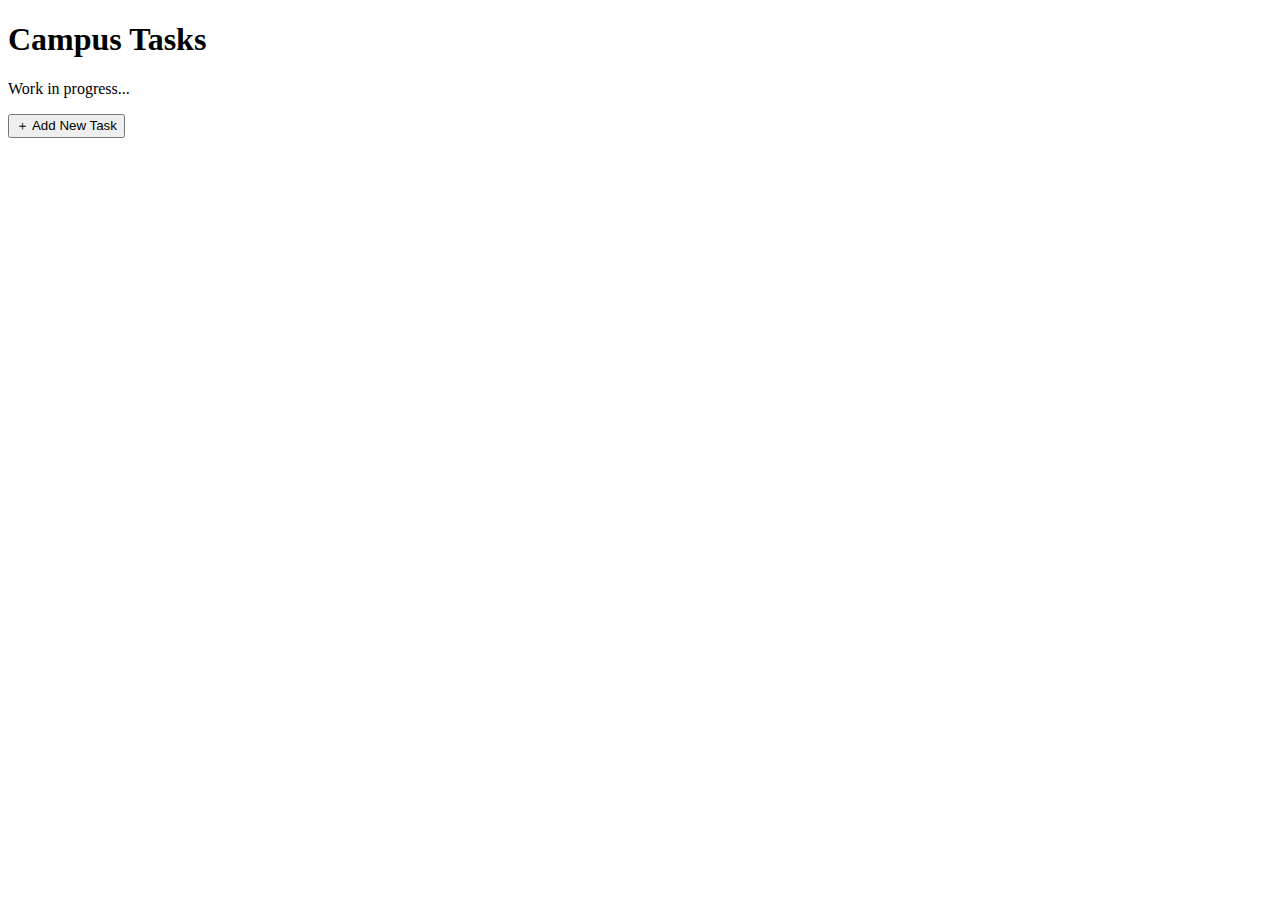
<file: index.html>
<!DOCTYPE html>
<html lang="en">
<head>
  <meta charset="utf-8" />
  <title>Campus Tasks (WIP)</title>
  <link rel="stylesheet" href="style.css" />
</head>
<body>
  <div class="container">
    <h1>Campus Tasks</h1>
    <p class="subtitle">Work in progress...</p>

    <div id="classFilters" class="filters"></div>
    <button id="addTaskBtn" class="add-task-btn">＋ Add New Task</button>
    <div id="taskList"></div>
  </div>
</body>
</html>
</file>
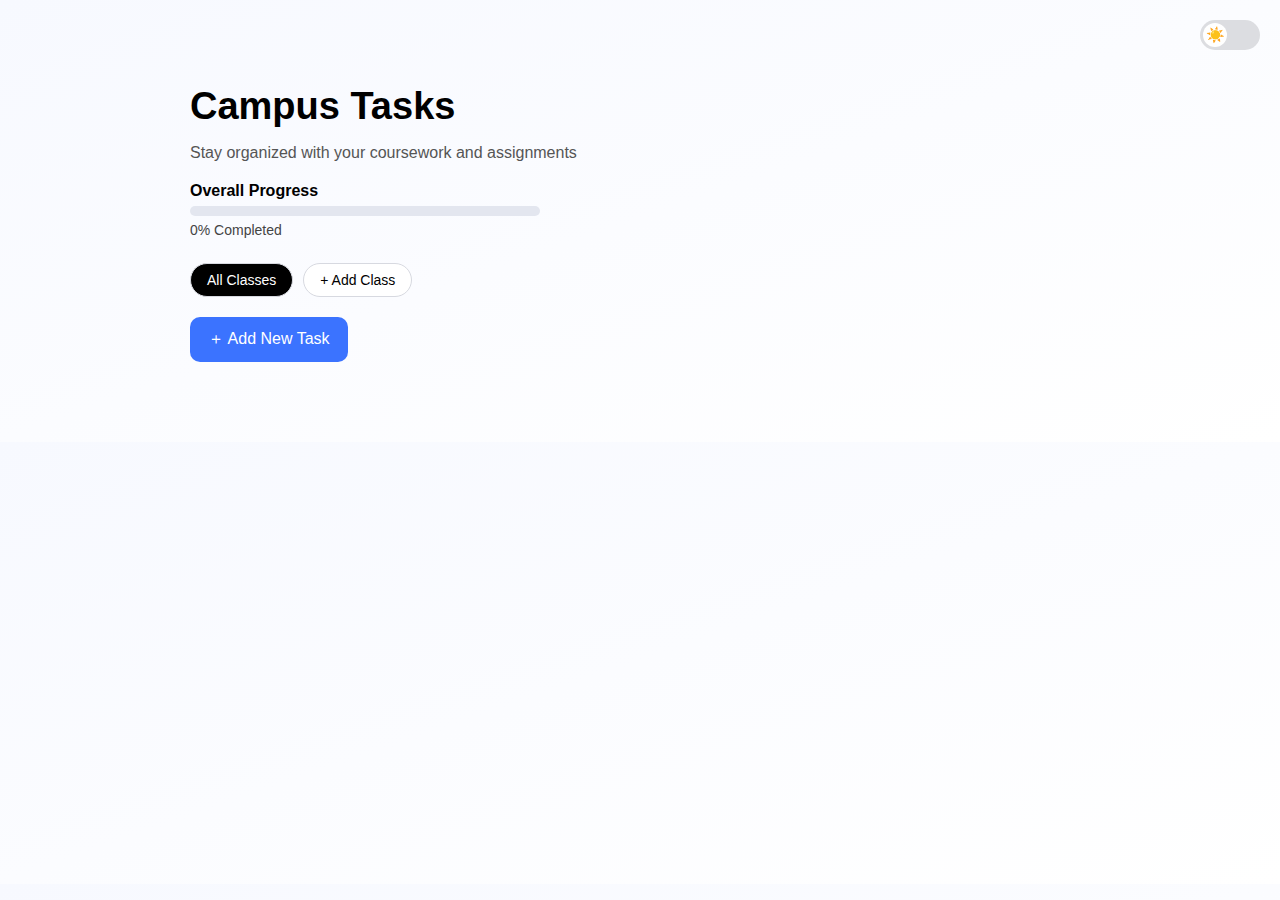
<file: public/index.html>
<!DOCTYPE html>
<html lang="en">
<head>
  <meta charset="utf-8" />
  <title>Campus Tasks</title>
  <link rel="stylesheet" href="style.css" />
</head>
<body>

  <div class="container">
    <h1>Campus Tasks</h1>
    <p class="subtitle">Stay organized with your coursework and assignments</p>

        <!-- LIGHT MODE/DARK MODE TOGGLE BUTTON -->
    <button id="darkToggle" class="theme-toggle">
       <span class="toggle-thumb"></span>
    </button

    <!-- Overall Progress Bar -->
    <div class="overall-progress-wrapper">
      <div class="progress-header">Overall Progress</div>

      <div class="progress-bar-background">
        <div id="overallProgressFill" class="progress-bar-fill"></div>
      </div>

      <div id="progressText" class="progress-percent">0% Completed</div>
    </div>

    <!-- Filter Buttons -->
    <div id="classFilters" class="filters"></div>

    <button id="addTaskBtn" class="add-task-btn">＋ Add New Task</button>

    <!-- Task List -->
    <div id="taskList"></div>
  </div>

  <!-- Modal -->
  <div id="taskModal" class="modal hidden">
    <div class="modal-content">
      <h2 id="modalTitle">Add New Task</h2>

      <input id="taskTitle" type="text" placeholder="Task Title" />
      <textarea id="taskDesc" placeholder="Task Description"></textarea>

      <select id="taskClass"></select>
      <input id="taskDate" type="date" />

      <div class="modal-actions">
        <button id="saveTask" class="modal-btn save">Save</button>
        <button id="cancelModal" class="modal-btn cancel">Cancel</button>
      </div>
    </div>
  </div>

  <script src="app.js"></script>
</body>
</html>
</file>
<file: style.css>

</file>
<file: public/style.css>
body {
  margin: 0;
  font-family: "Inter", sans-serif;
  background: linear-gradient(to bottom right, #f7f9ff, #ffffff);
}

.container {
  max-width: 900px;
  margin: 40px auto;
  padding: 20px;
}

h1 {
  font-size: 38px;
  font-weight: 700;
  margin-bottom: 5px;
}

.subtitle {
  color: #555;
  margin-bottom: 20px;
}

/* Progress Bar */
.overall-progress-wrapper {
  width: 350px;
  margin-bottom: 25px;
}

.progress-header {
  font-size: 16px;
  font-weight: 600;
  margin-bottom: 6px;
}

.progress-bar-background {
  width: 100%;
  height: 10px;
  background: #e3e6ef;
  border-radius: 20px;
  overflow: hidden;
}

.progress-bar-fill {
  height: 100%;
  width: 0%;
  background: #3b73ff;
  border-radius: 20px;
  transition: width 0.35s ease;
}

.progress-percent {
  margin-top: 6px;
  font-size: 14px;
  color: #444;
}

/* Filters */
.filters {
  display: flex;
  gap: 10px;
  flex-wrap: wrap;
  margin-bottom: 20px;
}

/* Filter pill */
.filter-btn {
  background: #fff;
  padding: 8px 16px;
  border-radius: 20px;
  border: 1px solid #d7d9e0;
  cursor: pointer;
  font-size: 14px;
}

.filter-btn.active {
  background: #000;
  color: #fff;
}

/* Filter wrapper for delete button */
.filter-wrapper {
  position: relative;
  display: inline-flex;
  align-items: center;
}

/* Delete class X */
.delete-class {
  background: none;
  border: none;
  padding: 0;
  font-size: 14px;
  color: #aaa;
  margin-left: 6px;
  cursor: pointer;
}

.delete-class:hover {
  color: #666;
  font-weight: bold;
}

/* Add Task Button */
.add-task-btn {
  background: #3b73ff;
  color: white;
  padding: 12px 18px;
  border-radius: 10px;
  font-size: 16px;
  border: none;
  cursor: pointer;
  margin-bottom: 20px;
}

/* Task Cards */
.task-card {
  background: white;
  border-radius: 14px;
  padding: 20px;
  box-shadow: 0 4px 12px rgba(0,0,0,0.08);
  margin-bottom: 15px;

  display: flex;
  justify-content: space-between;
  align-items: center;

  /* Ensures no weird wrapping when text is long */
  gap: 15px;
}

/* Left side of card */
.task-left {
  flex: 1;
  min-width: 0; /* prevents layout overflow */
}

.task-left h3 {
  margin: 0;
  font-size: 18px;
}

.task-left p {
  margin: 3px 0 10px;
  color: #666;
}

/* Badges */
.badge {
  display: inline-block;
  padding: 4px 10px;
  border-radius: 12px;
  font-size: 12px;
  color: white;
  margin-right: 8px;
}

.badge-blue { background: #3b73ff; }
.badge-green { background: #3cc46f; }
.badge-yellow { background: #e0a526; }
.badge-red { background: #e44d4d; }

/* Task Actions */
.task-actions {
  display: flex;
  align-items: center;
  gap: 8px;
}

/* Checkbox */
.task-checkbox {
  width: 20px;
  height: 20px;
  cursor: pointer;
}

/* Action Buttons */
.task-actions button {
  border: none;
  background: none;
  font-size: 18px;
  cursor: pointer;
  margin-left: 4px;
}

/* Modal Background */
.modal {
  position: fixed;
  top: 0;
  left: 0;
  right: 0;
  bottom: 0;
  background: rgba(0,0,0,0.35);
  display: flex;
  justify-content: center;
  align-items: center;
  padding: 20px;
}

.modal.hidden {
  display: none;
}

/* Modal Box */
.modal-content {
  background: #fff;
  width: 400px;
  padding: 25px;
  border-radius: 14px;
  box-shadow: 0 3px 15px rgba(0,0,0,0.2);
  font-family: "Inter", sans-serif;
}

/* Inputs, textareas, selects */
.modal-content input,
.modal-content textarea,
.modal-content select,
.modal-content button {
  font-family: "Inter", sans-serif;
  font-size: 15px;
}

.modal-content input,
.modal-content textarea,
.modal-content select {
  width: 100%;
  padding: 10px;
  margin-bottom: 12px;
  border-radius: 8px;
  border: 1px solid #ccc;
  box-sizing: border-box;
}

/* Date input fix */
.modal-content input[type="date"] {
  padding-right: 35px;
}

/* Focus outline */
.modal-content select:focus,
.modal-content input:focus,
.modal-content textarea:focus {
  outline: none;
  border-color: #3b73ff;
  box-shadow: 0 0 0 2px rgba(59,115,255,0.2);
}

/* Modal Buttons */
.modal-actions {
  display: flex;
  justify-content: flex-end;
  gap: 10px;
  margin-top: 10px;
}

.modal-actions button {
  padding: 10px 22px;
  border-radius: 8px;
  border: 1px solid #ccc;
  background: #fff;
  font-size: 14px;
  cursor: pointer;
  transition: 0.2s ease;
}

.modal-actions button:hover {
  background: #f2f2f2;
}

.modal-actions .save {
  border-color: #2a66ff;
  color: #2a66ff;
}

.modal-actions .save:hover {
  background: #e7edff;
}

.modal-actions .cancel {
  border-color: #aaa;
  color: #333;
}

.modal-actions .cancel:hover {
  background: #f5f5f5;
}

.task-left-wrapper {
  display: flex;
  align-items: center;
  gap: 15px;
}

.task-checkbox {
  appearance: none;
  width: 22px;
  height: 22px;
  border: 2px solid #b5b5b5;
  border-radius: 4px;
  cursor: pointer;
  position: relative;
  display: flex;
  justify-content: center;
  align-items: center;
}

.task-checkbox:checked {
  background: #b5b5b5;
  border-color: #b5b5b5;
}

.task-checkbox:checked::after {
  content: "✔";
  color: white;
  font-size: 20px;    
  font-weight: 900;   
  line-height: 1;
  position: absolute;
  top: -1px;
}


/*---------------------------------------- Light Mode/dark Mode Switch ----------------------------------------*/

/* Toggle Switch Container */
.theme-toggle {
  width: 60px;
  height: 30px;
  background: #dcdde1;
  border-radius: 30px;
  border: none;

  position: fixed;
  top: 20px;
  right: 20px;

  display: flex;
  align-items: center;
  padding: 3px;
  cursor: pointer;

  transition: background 0.3s ease;
  z-index: 9999;
}

.theme-toggle .toggle-thumb {
  width: 24px;
  height: 24px;
  background: white;
  border-radius: 50%;
  display: flex;
  justify-content: center;
  align-items: center;

  font-size: 15px;
  transition: 0.35s ease;
  transform: translateX(0);
  content: "☀️";
}
.theme-toggle .toggle-thumb::before {
  content: "☀️";
}
body.dark .theme-toggle {
  background: #2f3640;
}
body.dark .theme-toggle .toggle-thumb {
  transform: translateX(30px);
}
body.dark .theme-toggle .toggle-thumb::before {
  content: "🌙";
}

/*---------------------------------------- DARK MODE ----------------------------------------*/

body.dark {
  background: #0e0f13;
  color: #f1f1f1;
  transition: 0.3s ease;
}

/* Text */
body.dark .subtitle,
body.dark h1 {
  color: #ffffff;
}

/* Progress Bar */
body.dark .progress-bar-background {
  background: #3a3a3a;
}

body.dark .progress-bar-fill {
  background: #5c8bff;
}

body.dark .progress-percent {
  color: #dddddd;
}

/* Filters */
body.dark .filter-btn {
  background: #1b1c22;
  border-color: #3d3d3d;
  color: #e5e5e5;
}

body.dark .filter-btn.active {
  background: #ffffff;
  color: #000;
}

body.dark .delete-class {
  color: #bbb;
}

/* Add Task Button */
body.dark .add-task-btn {
  background: #5c8bff;
  color: white;
}

/* Task Cards */
body.dark .task-card {
  background: #1b1c22;
  color: #f1f1f1;
  box-shadow: 0 4px 12px rgba(0,0,0,0.5);
}

/* Checkbox */
body.dark .task-checkbox {
  border-color: #888;
}

body.dark .task-checkbox:checked {
  background: #5c8bff;
  border-color: #5c8bff;
}

/* Badges */
body.dark .badge-blue { background: #5c8bff; }
body.dark .badge-green { background: #2fa85e; }
body.dark .badge-yellow { background: #c39628; }
body.dark .badge-red { background: #cc3b3b; }

/* Task Action Buttons */
body.dark .task-actions button {
  color: #ffffff;
}

/* Modal */
body.dark .modal-content {
  background: #1b1c22;
  color: #ffffff;
  border: 1px solid #333;
}

body.dark .modal-content input,
body.dark .modal-content textarea,
body.dark .modal-content select {
  background: #111218;
  border: 1px solid #444;
  color: white;
}

body.dark .modal-actions button {
  background: #111218;
  border-color: #555;
  color: white;
}

body.dark .modal-actions button:hover {
  background: #22242c;
}

body.dark .modal-actions .save {
  border-color: #5c8bff;
  color: #5c8bff;
}

body.dark .modal-actions .save:hover {
  background: rgba(92,139,255,0.2);
}

body.dark input[type="date"]::-webkit-calendar-picker-indicator {
  filter: invert(1) brightness(1.6);
}

/* Dark mode */
body.dark .logout-btn {
  background: #cc3b3b;
}

body.dark .logout-btn:hover {
  background: #a83232;
}


/* -------------------- PROFILE MENU -------------------- */

.profile-menu {
  position: fixed;
  top: 20px;
  left: 20px;
  z-index: 9999;
}

.profile-icon {
  width: 40px;
  height: 40px;
  border-radius: 50%;
  cursor: pointer;
  transition: 0.25s ease;
}

.profile-icon:hover {
  transform: scale(1.1);
}

/* Dropdown opens to the RIGHT of the icon */
.profile-dropdown {
  position: absolute;
  top: 48px;
  left: 0;
  background: var(--bg);
  color: var(--text);
  border-radius: 10px;
  padding: 10px 0;
  width: 150px;
  display: none;
  box-shadow: 0 4px 10px rgba(0,0,0,0.15);
  transition: 0.25s ease;
}

/* Dark mode shadow */
body.dark .profile-dropdown {
  box-shadow: 0 4px 15px rgba(255,255,255,0.12);
}

/* Dropdown button */
.profile-dropdown button {
  width: 100%;
  padding: 12px;
  border: none;
  background: none;
  color: var(--text);
  font-size: 14px;
  text-align: left;
  cursor: pointer;
  transition: 0.2s ease;
}

.profile-dropdown button:hover {
  background: rgba(0,0,0,0.05);
}

/* Dark mode hover fix */
body.dark .profile-dropdown button:hover {
  background: rgba(255,255,255,0.1);
}
</file>
